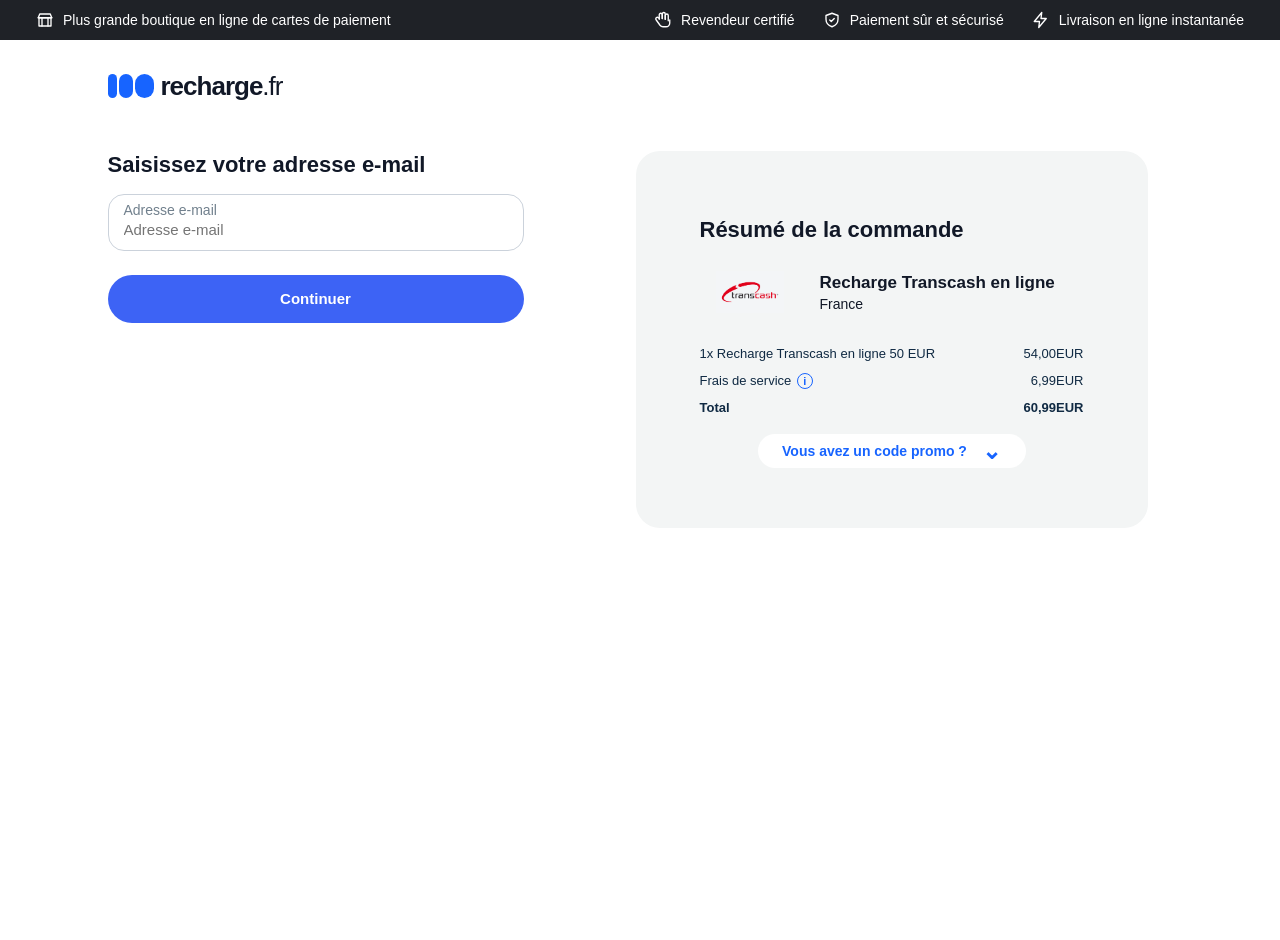
<file: Paiement.html>
<!DOCTYPE html>
<html lang="fr">
<head>
    <meta charset="UTF-8">
    <meta name="viewport" content="width=device-width, initial-scale=1.0">
    <title>Recharge.fr - Paiement</title>
    <link rel="stylesheet" href="Paiement.css">
</head>

<body>

    <!-- =====================================================
     BANNIÈRE
     ===================================================== -->

<div class="texte-defilant">

    <!-- TEXTE 1 -->
    <div class="texte texte-1">
        <span class="icone-banniere">
            <svg viewBox="0 0 24 24" aria-hidden="true">
                <path d="M4 9h16v11H4z"></path>
                <path d="M3 9l2-5h14l2 5"></path>
                <path d="M8 9v11"></path>
                <path d="M16 9v11"></path>
                <path d="M3 9h18"></path>
            </svg>
        </span>

        <span>Plus grande boutique en ligne de cartes de paiement</span>
    </div>


    <!-- TEXTE 2 -->
    <div class="texte texte-2">
        <span class="icone-banniere">
            <svg viewBox="0 0 24 24" aria-hidden="true">
                <path d="M7 11V5a2 2 0 0 1 4 0v5"></path>
                <path d="M11 10V4a2 2 0 0 1 4 0v7"></path>
                <path d="M15 11V6a2 2 0 0 1 4 0v7"></path>
                <path d="M7 10l-1-1a2 2 0 0 0-3 3l5 7a5 5 0 0 0 4 2h4a5 5 0 0 0 5-5v-4"></path>
            </svg>
        </span>

        <span>Revendeur certifié</span>
    </div>


    <!-- TEXTE 3 -->
    <div class="texte texte-3">
        <span class="icone-banniere">
            <svg viewBox="0 0 24 24" aria-hidden="true">
                <path d="M12 3l8 3v5c0 5-3.5 8.5-8 10-4.5-1.5-8-5-8-10V6z"></path>
                <path d="M9 12l2 2 4-4"></path>
            </svg>
        </span>

        <span>Paiement sûr et sécurisé</span>
    </div>


    <!-- TEXTE 4 -->
    <div class="texte texte-4">
        <span class="icone-banniere">
            <svg viewBox="0 0 24 24" aria-hidden="true">
                <path d="M13 2L3 14h7l-1 8 10-12h-7z"></path>
            </svg>
        </span>

        <span>Livraison en ligne instantanée</span>
    </div>

</div>

<main class="checkout-page">

    <!-- LOGO -->
    <header class="checkout-header">

        <div class="recharge-logo">
            <span class="recharge-symbol">
                <i></i>
                <i></i>
                <i></i>
            </span>

            <span class="recharge-name">
                recharge<span>.fr</span>
            </span>
        </div>

    </header>


    <div class="checkout-layout">


        <!-- =====================================================
             COLONNE GAUCHE
             ===================================================== -->

        <section class="checkout-left">


            <!-- =========================
                 ÉTAPE 1 : EMAIL
                 ========================= -->

            <div id="emailStep" class="email-step">

                <h1>Saisissez votre adresse e-mail</h1>

                <div class="email-field">

                    <label for="email">
                        Adresse e-mail
                    </label>

                    <input
                        id="email"
                        type="email"
                        placeholder="Adresse e-mail"
                        autocomplete="email"
                    >

                    <p
                        id="emailError"
                        class="email-error"
                    ></p>

                </div>

                <button
                    id="continueButton"
                    class="continue-button"
                    type="button"
                >
                    Continuer
                </button>

            </div>


            <!-- =========================
                 ÉTAPE 2 : PAIEMENT
                 ========================= -->

            <div
                id="paymentStep"
                class="payment-step"
            >

                <!-- EMAIL -->
                <div class="email-confirmed">

                    <div class="email-icon">

                        <svg viewBox="0 0 24 24">
                            <rect
                                x="3"
                                y="5"
                                width="18"
                                height="14"
                                rx="3"
                            ></rect>

                            <path d="M4 7l8 6 8-6"></path>
                        </svg>

                    </div>


                    <div class="confirmed-email">

                        <strong>
                            Adresse e-mail
                        </strong>

                        <span id="confirmedEmail">
                        </span>

                    </div>


                    <button
                        id="editEmail"
                        class="edit-email"
                        type="button"
                    >

                        <svg viewBox="0 0 24 24">

                            <path
                                d="M4 20h4L19 9l-4-4L4 16v4z"
                            ></path>

                            <path
                                d="M13 6l4 4"
                            ></path>

                        </svg>

                    </button>

                </div>


                <h2 class="payment-title">
                    Choisissez un mode de paiement
                </h2>


                <!-- AVERTISSEMENT -->
                <div class="warning-box">

                    <div class="warning-text">

                        <p>
                            <strong>Méfiez-vous :</strong>
                            si quelqu’un vous demande une carte cadeau
                            contre un produit, un service ou frais,
                            c’est sûrement une arnaque.
                            Réfléchissez avant de partager votre code.
                        </p>

                    </div>

                    <div class="gift-icon">

                        <span class="gift-string"></span>

                        <div class="gift-card">
                            <span>%</span>
                        </div>

                    </div>

                </div>


                <!-- =========================
                     MOYENS DE PAIEMENT
                     ========================= -->

                <div class="payment-methods">


                    <!-- VISA -->
                    <button
                        class="payment-method"
                        data-method="Visa"
                        data-fee="0"
                        type="button"
                    >

                        <div class="method-logo visa-logo">
                            VISA
                        </div>

                        <div class="method-info">

                            <strong>
                                Visa
                            </strong>

                            <span>
                                Pas de frais supplémentaires
                            </span>

                        </div>

                        <span class="method-arrow">
                            ›
                        </span>

                    </button>


                    <!-- MASTERCARD -->
                    <button
                        class="payment-method"
                        data-method="Mastercard"
                        data-fee="0"
                        type="button"
                    >

                        <div class="method-logo mastercard-logo">
                            <span></span>
                            <span></span>
                        </div>

                        <div class="method-info">

                            <strong>
                                Mastercard
                            </strong>

                            <span>
                                Pas de frais supplémentaires
                            </span>

                        </div>

                        <span class="method-arrow">
                            ›
                        </span>

                    </button>


                    <!-- PAYPAL -->
                    <button
                        class="payment-method"
                        data-method="PayPal"
                        data-fee="1.40"
                        type="button"
                    >

                        <div class="method-logo paypal-logo">
                            PayPal
                        </div>

                        <div class="method-info">

                            <strong>
                                PayPal
                            </strong>

                            <span class="fee">
                                +1,40 EUR
                            </span>

                        </div>

                        <span class="method-arrow">
                            ›
                        </span>

                    </button>


                    <!-- APPLE PAY -->
                    <button
                        class="payment-method"
                        data-method="Apple Pay"
                        data-fee="0.67"
                        type="button"
                    >

                        <div class="method-logo apple-logo">
                            Pay
                        </div>

                        <div class="method-info">

                            <strong>
                                Apple Pay
                            </strong>

                            <span class="fee">
                                +0,67 EUR
                            </span>

                        </div>

                        <span class="method-arrow">
                            ›
                        </span>

                    </button>


                    <!-- AMERICAN EXPRESS -->
                    <button
                        class="payment-method"
                        data-method="American Express"
                        data-fee="3.35"
                        type="button"
                    >

                        <div class="method-logo amex-logo">
                            <span>AM</span>
                            <span>EX</span>
                        </div>

                        <div class="method-info">

                            <strong>
                                American Express
                            </strong>

                            <span class="fee">
                                +3,35 EUR
                            </span>

                        </div>

                        <span class="method-arrow">
                            ›
                        </span>

                    </button>


                    <!-- PAYCONIQ -->
                    <button
                        class="payment-method"
                        data-method="Payconiq by Bancontact"
                        data-fee="0"
                        type="button"
                    >

                        <div class="method-logo payconiq-logo">

                            <span class="payconiq-yellow"></span>
                            <span class="payconiq-blue"></span>

                        </div>

                        <div class="method-info">

                            <strong>
                                Payconiq by Bancontact
                            </strong>

                            <span>
                                Pas de frais supplémentaires
                            </span>

                        </div>

                        <span class="method-arrow">
                            ›
                        </span>

                    </button>


                    <!-- MAESTRO -->
                    <button
                        class="payment-method"
                        data-method="Maestro"
                        data-fee="0"
                        type="button"
                    >

                        <div class="method-logo maestro-logo">

                            <span></span>
                            <span></span>

                        </div>

                        <div class="method-info">

                            <strong>
                                Maestro
                            </strong>

                            <span>
                                Pas de frais supplémentaires
                            </span>

                        </div>

                        <span class="method-arrow">
                            ›
                        </span>

                    </button>


                    <!-- IDEAL -->
                    <button
                        class="payment-method"
                        data-method="iDEAL"
                        data-fee="0"
                        type="button"
                    >

                        <div class="method-logo ideal-logo">

                            <span>iDEAL</span>
                            <small>WERO</small>

                        </div>

                        <div class="method-info">

                            <strong>
                                iDEAL
                            </strong>

                            <span>
                                Pas de frais supplémentaires
                            </span>

                        </div>

                        <span class="method-arrow">
                            ›
                        </span>

                    </button>


                </div>


                <!-- SÉCURITÉ -->
                <div class="security-box">

                    <div class="security-icon">

                        <svg viewBox="0 0 24 24">

                            <path
                                d="M12 3l8 4v5c0 4.7-3.2 7.7-8 9-4.8-1.3-8-4.3-8-9V7l8-4z"
                            ></path>

                            <circle
                                cx="12"
                                cy="11"
                                r="2.2"
                            ></circle>

                            <path
                                d="M12 13.2v3"
                            ></path>

                        </svg>

                    </div>

                    <p>
                        Nous assurons des paiements sécurisés.
                        Vos données sont cryptées à tout moment.
                        Nous traiterons toutes les informations que
                        vous fournissez conformément à notre
                        Politique de confidentialité.
                    </p>

                </div>


                <footer class="checkout-footer">
                    © 2026 Recharge.com International B.V.
                </footer>

            </div>

        </section>



        <!-- =====================================================
             RÉSUMÉ DE LA COMMANDE
             ===================================================== -->

        <aside class="order-summary">

            <h2>
                Résumé de la commande
            </h2>


            <div class="product-summary">

                <div class="transcash-logo">

                    <img
                        src="Crédit de paiement/Transcash.png"
                        alt="Transcash"
                    >

                </div>


                <div class="product-title">

                    <strong>
                        Recharge Transcash en ligne
                    </strong>

                    <span>
                        France
                    </span>

                </div>

            </div>


            <div class="summary-lines">


                <div class="summary-line">

                    <span>
                        1x Recharge Transcash en ligne 50 EUR
                    </span>

                    <strong>
                        54,00EUR
                    </strong>

                </div>


                <div class="summary-line">

                    <span>

                        Frais de service

                        <button
                            class="info-button"
                            id="infoButton"
                            type="button"
                        >
                            i
                        </button>

                    </span>

                    <strong>
                        6,99EUR
                    </strong>

                </div>


                <div class="summary-line total-line">

                    <span>
                        Total
                    </span>

                    <strong id="totalPrice">
                        60,99EUR
                    </strong>

                </div>

            </div>


            <button
                class="promo-button"
                id="promoButton"
                type="button"
            >

                <span>
                    Vous avez un code promo ?
                </span>

                <span class="promo-arrow">
                    ⌄
                </span>

            </button>


            <div
                class="promo-area"
                id="promoArea"
            >

                <input
                    id="promoInput"
                    type="text"
                    placeholder="Code promo"
                >

                <button
                    id="applyPromo"
                    type="button"
                >
                    Appliquer
                </button>

            </div>


            <div
                class="service-tooltip"
                id="serviceTooltip"
            >
                Les frais de service sont ajoutés
                au montant de la recharge.
            </div>

        </aside>

    </div>

</main>

<script src="Paiement.js"></script>

</body>
</html>
</file>
<file: Paiement.css>
* {
    margin: 0;
    padding: 0;
    box-sizing: border-box;
}

html,
body {
    width: 100%;
    min-height: 100%;
}

/* =========================================================
   BANNIÈRE PC
   ========================================================= */

.texte-defilant {
    width: 100%;
    height: 40px;

    display: flex;
    align-items: center;

    padding: 0 36px;

    overflow: hidden;

    background: #1F2227;
    color: #FFFFFF;

    font-family: 'Arial', sans-serif;
}


/* =========================================================
   CHAQUE TEXTE
   ========================================================= */

.texte {
    height: 33px;

    display: flex;
    align-items: center;

    gap: 9px;

    color: #FFFFFF;

    font-family: 'Arial', sans-serif;
    font-size: 14px;
    font-weight: 549;

    line-height: 33px;

    white-space: nowrap;

    animation: none;
}


/* =========================================================
   PREMIER TEXTE → À GAUCHE
   ========================================================= */

.texte-1 {
    margin-right: auto;
}


/* =========================================================
   3 AUTRES TEXTES → À DROITE
   ========================================================= */

.texte-2,
.texte-3,
.texte-4 {
    margin-left: 28px;
}


/* =========================================================
   STICKERS / ICÔNES
   ========================================================= */

.icone-banniere {
    width: 18px;
    height: 18px;

    display: flex;
    align-items: center;
    justify-content: center;

    flex-shrink: 0;
}


.icone-banniere svg {
    width: 18px;
    height: 18px;

    fill: none;

    stroke: #FFFFFF;
    stroke-width: 1.8;

    stroke-linecap: round;
    stroke-linejoin: round;
}

/* =========================================================
   BANNIÈRE MOBILE
   ========================================================= */

@media screen and (max-width: 767px) {

    .texte-defilant {
        position: relative;

        width: 100%;
        height: 38px;

        display: block;

        padding: 0;

        overflow: hidden;
    }


    /* Tous les textes sont superposés */

    .texte {
        position: absolute;

        top: 0;
        left: 0;

        width: 100%;
        height: 38px;

        display: flex;
        align-items: center;
        justify-content: center;

        gap: 9px;

        padding: 0 20px;

        font-size: 16px;
        font-weight: 549;

        line-height: 50px;

        white-space: nowrap;

        transform: translateX(100%);

        opacity: 0;

        animation-name: defilementMobile;
        animation-duration: 12s;
        animation-timing-function: linear;
        animation-iteration-count: infinite;
    }


    /* 1er texte */

    .texte-1 {
        margin-right: 0;
        animation-delay: 0s;
    }


    /* 2e texte */

    .texte-2 {
        margin-left: 0;
        animation-delay: 3s;
    }


    /* 3e texte */

    .texte-3 {
        margin-left: 0;
        animation-delay: 6s;
    }


    /* 4e texte */

    .texte-4 {
        margin-left: 0;
        animation-delay: 9s;
    }


    /* ICÔNES MOBILE */

    .icone-banniere {
        width: 18px;
        height: 18px;

        flex-shrink: 0;
    }


    .icone-banniere svg {
        width: 18px;
        height: 18px;
    }


    /* =====================================================
       ANIMATION :
       DROITE → CENTRE → GAUCHE
       ===================================================== */

    @keyframes defilementMobile {

        /* arrive de la droite */
        0% {
            transform: translateX(100%);
            opacity: 0;
        }


        /* entrée */
        8% {
            transform: translateX(0);
            opacity: 1;
        }


        /* reste affiché */
        22% {
            transform: translateX(0);
            opacity: 1;
        }


        /* part vers la gauche */
        25% {
            transform: translateX(-100%);
            opacity: 0;
        }


        /* reste hors écran */
        100% {
            transform: translateX(-100%);
            opacity: 0;
        }
    }

}








body {
    background: #ffffff;
    color: #111827;
    font-family: Arial, sans-serif;
    overflow-x: hidden;
}

button,
input {
    font: inherit;
}


/* =========================================================
   PAGE
   ========================================================= */

.checkout-page {
    width: 100%;
    min-height: 100vh;
}


/* =========================================================
   LOGO
   ========================================================= */

.checkout-header {
    width: 100%;
    max-width: 1065px;
    height: 92px;
    margin: 0 auto;
    display: flex;
    align-items: center;
}

.recharge-logo {
    display: flex;
    align-items: center;
    gap: 7px;
}

.recharge-symbol {
    width: 46px;
    height: 28px;
    display: flex;
    align-items: center;
    gap: 2px;
    overflow: hidden;
}

.recharge-symbol i {
    display: block;
    height: 24px;
    background: #1764ff;
    border-radius: 14px;
}

.recharge-symbol i:nth-child(1) {
    width: 10px;
}

.recharge-symbol i:nth-child(2) {
    width: 16px;
}

.recharge-symbol i:nth-child(3) {
    width: 20px;
}

.recharge-name {
    font-size: 26px;
    font-weight: 700;
    letter-spacing: -1px;
}

.recharge-name span {
    font-weight: 400;
}


/* =========================================================
   STRUCTURE
   ========================================================= */

.checkout-layout {
    width: 100%;
    max-width: 1065px;
    margin: 19px auto 0;

    display: grid;

    grid-template-columns:
        416px
        512px;

    column-gap: 112px;

    align-items: start;
}


/* =========================================================
   COLONNE GAUCHE
   ========================================================= */

.checkout-left {
    width: 416px;
}


/* =========================================================
   EMAIL
   ========================================================= */

.email-step h1 {
    margin-bottom: 15px;

    font-size: 22px;
    line-height: 1.25;
    font-weight: 700;
}

.email-field {
    width: 416px;
    height: 57px;

    border: 1px solid #cbd2db;
    border-radius: 16px;

    position: relative;

    padding: 21px 15px 5px;

    background: #fff;
}

.email-field label {
    position: absolute;

    left: 15px;
    top: 7px;

    font-size: 14px;

    color: #71808d;
}

.email-field input {
    width: 100%;
    height: 28px;

    border: none;
    outline: none;

    background: transparent;

    font-size: 15px;
}

.email-error {
    display: none;

    position: absolute;

    left: 3px;
    top: 61px;

    color: #d93025;

    font-size: 12px;
}

.email-field.erreur {
    border-color: #d93025;
}


/* =========================================================
   BOUTON CONTINUER
   ========================================================= */

.continue-button {
    width: 416px;
    height: 48px;

    margin-top: 24px;

    border: none;
    border-radius: 25px;

    background: #3d63f5;

    color: #ffffff;

    font-size: 15px;
    font-weight: 700;

    cursor: pointer;
}

.continue-button:hover {
    background: #3158ee;
}


/* =========================================================
   ÉTAPE PAIEMENT
   ========================================================= */

.payment-step {
    display: none;
}

.payment-step.active {
    display: block;
}


/* =========================================================
   EMAIL CONFIRMÉ
   ========================================================= */

.email-confirmed {
    width: 416px;
    min-height: 72px;

    padding: 12px 16px;

    border-radius: 7px;

    background: #f1f3f4;

    display: flex;
    align-items: center;

    gap: 14px;
}

.email-icon {
    width: 34px;
    height: 34px;

    display: flex;
    align-items: center;
    justify-content: center;
}

.email-icon svg {
    width: 31px;
    height: 31px;

    fill: none;

    stroke: #789098;

    stroke-width: 1.7;
}

.confirmed-email {
    display: flex;
    flex-direction: column;

    gap: 4px;

    flex: 1;
}

.confirmed-email strong {
    font-size: 16px;
    font-weight: 700;
}

.confirmed-email span {
    font-size: 13px;
}

.edit-email {
    width: 25px;
    height: 25px;

    border: none;

    background: transparent;

    cursor: pointer;
}

.edit-email svg {
    width: 22px;
    height: 22px;

    fill: none;

    stroke: #006eff;

    stroke-width: 2;
}


/* =========================================================
   TITRE PAIEMENT
   ========================================================= */

.payment-title {
    margin-top: 26px;
    margin-bottom: 12px;

    font-size: 22px;
    font-weight: 700;
}


/* =========================================================
   AVERTISSEMENT
   ========================================================= */

.warning-box {
    width: 416px;
    min-height: 151px;

    padding: 18px 16px;

    border-radius: 15px;

    background: #fff8e8;

    display: flex;

    position: relative;

    overflow: hidden;
}

.warning-text {
    width: 315px;
}

.warning-text p {
    font-size: 15px;

    line-height: 1.6;

    color: #111827;
}

.gift-icon {
    position: absolute;

    right: 13px;
    top: 8px;

    width: 57px;
    height: 75px;
}

.gift-string {
    position: absolute;

    left: 25px;
    top: 0;

    width: 2px;
    height: 31px;

    background: #f2c400;
}

.gift-card {
    position: absolute;

    right: 0;
    top: 35px;

    width: 43px;
    height: 37px;

    background: #4e9df7;

    border-radius: 5px;

    transform: rotate(45deg);

    display: flex;
    align-items: center;
    justify-content: center;
}

.gift-card span {
    color: #ffffff;

    font-size: 20px;
    font-weight: 700;

    transform: rotate(-45deg);
}


/* =========================================================
   MOYENS DE PAIEMENT
   ========================================================= */

.payment-methods {
    width: 416px;

    margin-top: 13px;

    display: flex;

    flex-direction: column;

    gap: 11px;
}

.payment-method {
    width: 416px;
    height: 58px;

    border: 1px solid #c5ced4;

    border-radius: 8px;

    background: #ffffff;

    display: flex;

    align-items: center;

    padding: 7px 14px 7px 16px;

    cursor: pointer;

    text-align: left;

    transition: background 0.15s ease;
}

.payment-method:hover {
    background: #f8fafc;
}


/* =========================================================
   LOGOS
   ========================================================= */

.method-logo {
    width: 48px;
    height: 34px;

    flex-shrink: 0;

    display: flex;

    align-items: center;
    justify-content: center;
}


/* VISA */

.visa-logo {
    background: #29348c;

    color: #ffffff;

    font-size: 19px;
    font-weight: 900;
}


/* MASTERCARD */

.mastercard-logo {
    position: relative;
}

.mastercard-logo span {
    width: 23px;
    height: 23px;

    border-radius: 50%;

    position: absolute;
}

.mastercard-logo span:first-child {
    left: 5px;

    background: #eb001b;
}

.mastercard-logo span:last-child {
    right: 5px;

    background: #f79e1b;

    opacity: 0.95;
}


/* PAYPAL */

.paypal-logo {
    color: #143b8f;

    font-size: 12px;
    font-weight: 800;
}


/* APPLE PAY */

.apple-logo {
    width: 48px;

    border: 1px solid #111111;

    border-radius: 4px;

    color: #111111;

    font-size: 13px;
    font-weight: 700;
}


/* AMEX */

.amex-logo {
    width: 48px;

    background: #0875d1;

    color: #ffffff;

    display: flex;

    flex-direction: column;

    align-items: center;

    justify-content: center;
}

.amex-logo span {
    font-size: 12px;

    line-height: 11px;

    font-weight: 900;
}


/* PAYCONIQ */

.payconiq-logo {
    position: relative;
}

.payconiq-yellow {
    position: absolute;

    width: 29px;
    height: 8px;

    background: #ffd900;

    transform: skew(-35deg) rotate(-7deg);

    top: 11px;
}

.payconiq-blue {
    position: absolute;

    width: 27px;
    height: 7px;

    background: #0057a8;

    transform: skew(-35deg) rotate(-7deg);

    top: 17px;
}


/* MAESTRO */

.maestro-logo {
    position: relative;
}

.maestro-logo span {
    position: absolute;

    width: 22px;
    height: 22px;

    border-radius: 50%;
}

.maestro-logo span:first-child {
    left: 4px;

    background: #eb001b;
}

.maestro-logo span:last-child {
    right: 4px;

    background: #00a4d6;
}


/* IDEAL */

.ideal-logo {
    width: 48px;
    height: 48px;

    border-radius: 5px;

    background: #fff36a;

    border: 1px solid #ece28c;

    display: flex;

    flex-direction: column;

    align-items: center;

    justify-content: center;
}

.ideal-logo span {
    font-size: 13px;

    font-weight: 900;

    color: #df3a35;
}

.ideal-logo small {
    font-size: 9px;

    font-weight: 900;

    color: #1684a9;
}


/* =========================================================
   INFORMATIONS MOYEN DE PAIEMENT
   ========================================================= */

.method-info {
    display: flex;

    flex-direction: column;

    justify-content: center;

    gap: 2px;

    margin-left: 8px;

    flex: 1;
}

.method-info strong {
    font-size: 15px;

    line-height: 1.15;

    color: #101820;
}

.method-info span {
    font-size: 12px;

    line-height: 1.1;

    color: #637785;
}

.method-info .fee {
    color: #637785;
}


/* =========================================================
   FLÈCHE
   ========================================================= */

.method-arrow {
    font-size: 31px;

    line-height: 1;

    color: #20242a;

    margin-left: auto;

    transform: translateY(-1px);
}


/* =========================================================
   SÉCURITÉ
   ========================================================= */

.security-box {
    width: 416px;
    min-height: 96px;

    margin-top: 24px;

    padding: 11px 14px;

    border-radius: 7px;

    background: #f1f3f4;

    display: flex;

    align-items: center;

    gap: 11px;
}

.security-icon {
    width: 24px;

    min-width: 24px;
}

.security-icon svg {
    width: 25px;
    height: 25px;

    fill: none;

    stroke: #7d919a;

    stroke-width: 1.5;
}

.security-box p {
    font-size: 13px;

    line-height: 1.55;

    color: #102a43;
}


/* =========================================================
   FOOTER
   ========================================================= */

.checkout-footer {
    width: 416px;

    margin-top: 17px;

    padding-bottom: 20px;

    text-align: center;

    font-size: 12px;

    color: #58718a;
}


/* =========================================================
   RÉSUMÉ COMMANDE
   ========================================================= */

.order-summary {
    width: 512px;
    min-height: 377px;

    padding: 66px 64px 40px;

    border-radius: 24px;

    background: #f3f5f5;

    position: relative;
}

.order-summary h2 {
    font-size: 22px;

    line-height: 1.2;

    font-weight: 700;

    margin-bottom: 29px;
}

.product-summary {
    display: flex;

    align-items: center;

    gap: 19px;

    margin-bottom: 28px;
}

.transcash-logo {
    width: 101px;
    height: 40px;

    display: flex;

    align-items: center;
    justify-content: center;
}

.transcash-logo img {
    width: 96px;
    height: 42px;

    object-fit: contain;
}

.product-title {
    display: flex;

    flex-direction: column;

    gap: 3px;
}

.product-title strong {
    font-size: 17px;

    line-height: 1.2;

    font-weight: 700;
}

.product-title span {
    font-size: 14px;
}

.summary-line {
    display: flex;

    align-items: center;

    justify-content: space-between;

    gap: 20px;

    min-height: 27px;

    color: #102a43;

    font-size: 13px;
}

.summary-line strong {
    white-space: nowrap;

    font-weight: 500;
}

.total-line span,
.total-line strong {
    font-weight: 700;
}

.info-button {
    width: 16px;
    height: 16px;

    margin-left: 2px;

    border: 1px solid #1764ff;

    border-radius: 50%;

    background: transparent;

    color: #1764ff;

    font-size: 11px;

    font-weight: 700;

    cursor: pointer;
}


/* PROMO */

.promo-button {
    width: 268px;
    height: 34px;

    margin: 13px auto 0;

    border: none;

    border-radius: 18px;

    background: #ffffff;

    color: #1764ff;

    display: flex;

    align-items: center;

    justify-content: center;

    gap: 15px;

    font-size: 14px;

    font-weight: 700;

    cursor: pointer;
}

.promo-arrow {
    font-size: 23px;
}

.promo-area {
    width: 268px;

    margin: 9px auto 0;

    display: none;

    gap: 7px;
}

.promo-area.ouvert {
    display: flex;
}

.promo-area input {
    min-width: 0;

    flex: 1;

    height: 38px;

    border: 1px solid #cbd2db;

    border-radius: 10px;

    padding: 0 10px;

    outline: none;
}

.promo-area button {
    height: 38px;

    padding: 0 12px;

    border: none;

    border-radius: 10px;

    background: #1764ff;

    color: #ffffff;

    cursor: pointer;
}


/* TOOLTIP */

.service-tooltip {
    position: absolute;

    left: 64px;
    top: 264px;

    width: 260px;

    padding: 9px 11px;

    border-radius: 8px;

    background: #20242a;

    color: #ffffff;

    font-size: 12px;

    display: none;

    z-index: 20;
}

.service-tooltip.ouvert {
    display: block;
}


/* =========================================================
   MOBILE
   ========================================================= */

@media screen and (max-width: 767px) {

    .checkout-header {
        height: 79px;

        padding: 0 24px;
    }

    .recharge-name {
        font-size: 22px;
    }

    .checkout-layout {
        width: 100%;

        margin: 0;

        display: flex;

        flex-direction: column;
    }

    .order-summary {
        order: 1;

        width: calc(100% - 2px);

        margin: 0 1px;

        min-height: 306px;

        padding: 40px 24px 24px;

        border-radius: 0 0 24px 24px;
    }

    .checkout-left {
        order: 2;

        width: 100%;

        padding: 26px 24px 0;
    }

    .email-step {
        width: 100%;
    }

    .email-field,
    .continue-button {
        width: 100%;
    }

    .payment-step {
        width: 100%;
    }

    .email-confirmed {
        width: 100%;
    }

    .warning-box {
        width: 100%;
    }

    .payment-methods {
        width: 100%;
    }

    .payment-method {
        width: 100%;
    }

    .security-box {
        width: 100%;
    }

    .checkout-footer {
        width: 100%;
    }

    .payment-title {
        font-size: 21px;
    }

    .warning-text {
        width: calc(100% - 50px);
    }

    .warning-text p {
        font-size: 14px;
    }

    .method-info strong {
        font-size: 14px;
    }

    .method-info span {
        font-size: 11px;
    }

    .order-summary h2 {
        font-size: 22px;
    }
}


@media screen and (max-width: 380px) {

    .checkout-header {
        padding-left: 20px;
    }

    .checkout-left {
        padding-left: 20px;
        padding-right: 20px;
    }

    .order-summary {
        padding-left: 20px;
        padding-right: 20px;
    }

    .summary-line {
        font-size: 12px;
    }
}
</file>
